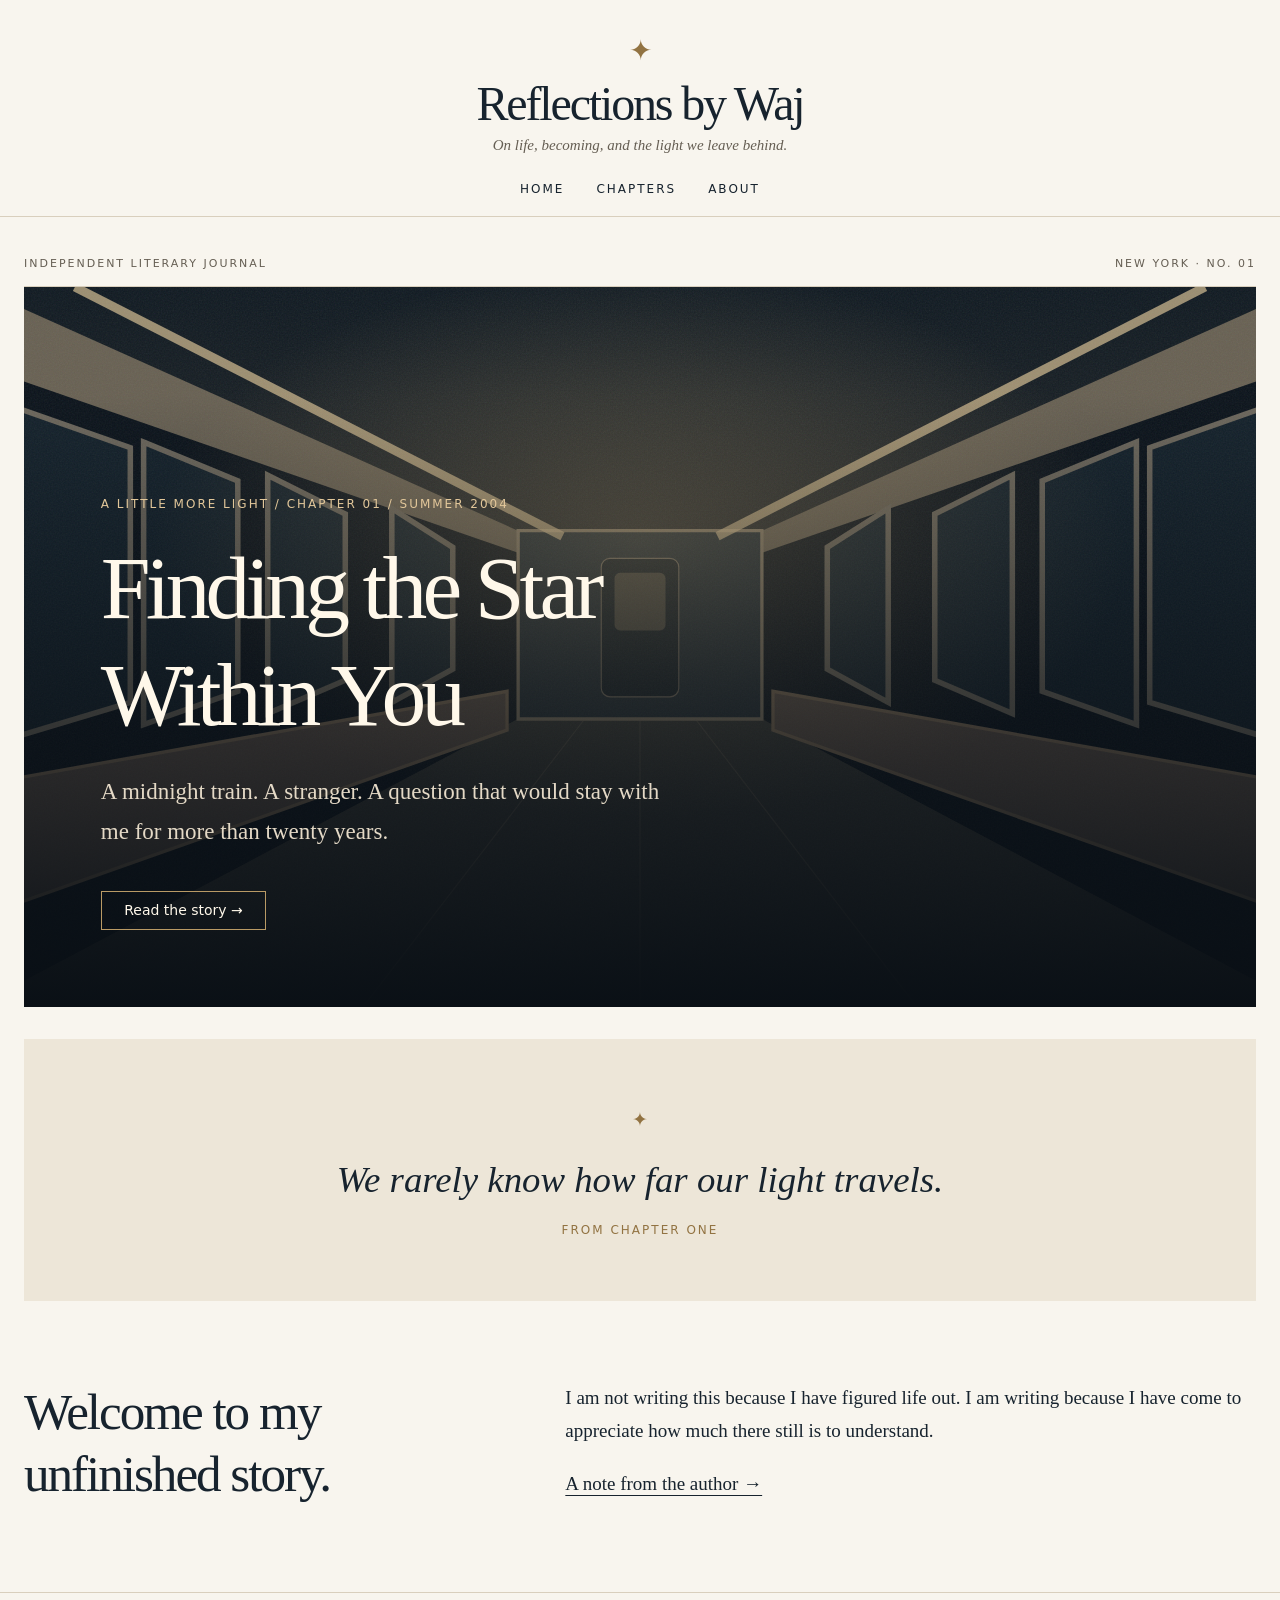
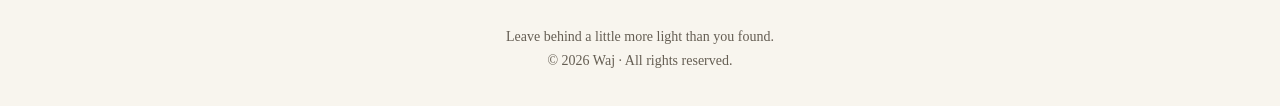
<file: index.html>
<!doctype html><html lang="en"><head><meta charset="utf-8"><meta name="viewport" content="width=device-width, initial-scale=1"><title>Home | Reflections by Waj</title><meta name="description" content="Personal essays on life, growth, purpose and legacy."><meta property="og:title" content="Home"><meta property="og:description" content="Personal essays on life, growth, purpose and legacy."><link rel="icon" href="favicon.svg" type="image/svg+xml"><link rel="stylesheet" href="style.css"></head><body class="home"><header><div class="star" aria-hidden="true">✦</div><a class="brand" href="index.html">Reflections by Waj</a><div class="sub">On life, becoming, and the light we leave behind.</div><nav aria-label="Main navigation"><a href="index.html">Home</a><a href="chapters.html">Chapters</a><a href="about.html">About</a></nav></header><main><div class="edition"><span>Independent literary journal</span><span>New York · No. 01</span></div><section class="cover"><img src="midnight-train.svg" alt="Illustrated midnight subway carriage"><div class="cover-copy"><div class="eyebrow">A Little More Light / Chapter 01 / Summer 2004</div><h1>Finding the Star Within You</h1><p>A midnight train. A stranger. A question that would stay with me for more than twenty years.</p><a class="cta" href="chapter-one.html">Read the story →</a></div></section><section class="interlude"><span aria-hidden="true">✦</span><p>We rarely know how far our light travels.</p><div class="eyebrow">From Chapter One</div></section><section class="author-note"><h2>Welcome to my unfinished story.</h2><div><p>I am not writing this because I have figured life out. I am writing because I have come to appreciate how much there still is to understand.</p><a href="about.html">A note from the author →</a></div></section></main><footer>Leave behind a little more light than you found.<br>© 2026 Waj · All rights reserved.</footer></body></html>
</file>
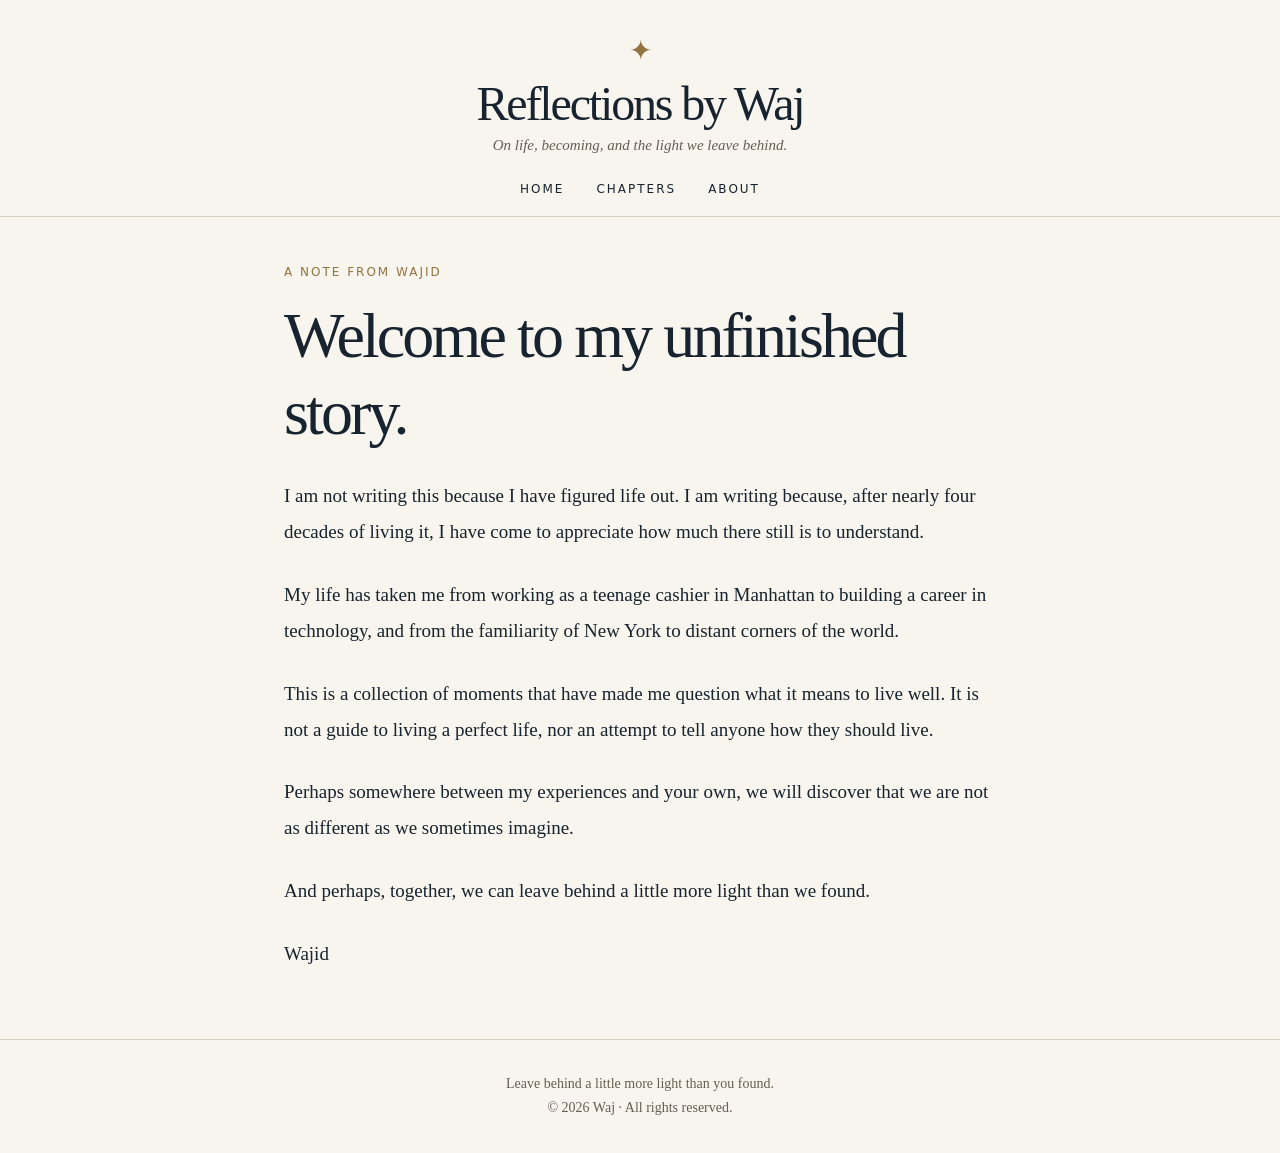
<file: about.html>
<!doctype html><html lang="en"><head><meta charset="utf-8"><meta name="viewport" content="width=device-width, initial-scale=1"><title>About the Author | Reflections by Waj</title><meta name="description" content="Meet the author of Reflections by Waj."><meta property="og:title" content="About the Author"><meta property="og:description" content="Meet the author of A Little More Light."><link rel="icon" href="favicon.svg" type="image/svg+xml"><link rel="stylesheet" href="style.css"></head><body><header><div class="star" aria-hidden="true">✦</div><a class="brand" href="index.html">Reflections by Waj</a><div class="sub">On life, becoming, and the light we leave behind.</div><nav aria-label="Main navigation"><a href="index.html">Home</a><a href="chapters.html">Chapters</a><a href="about.html">About</a></nav></header><main class="reading"><div class="eyebrow">A note from Wajid</div><h1>Welcome to my unfinished story.</h1><p>I am not writing this because I have figured life out. I am writing because, after nearly four decades of living it, I have come to appreciate how much there still is to understand.</p><p>My life has taken me from working as a teenage cashier in Manhattan to building a career in technology, and from the familiarity of New York to distant corners of the world.</p><p>This is a collection of moments that have made me question what it means to live well. It is not a guide to living a perfect life, nor an attempt to tell anyone how they should live.</p><p>Perhaps somewhere between my experiences and your own, we will discover that we are not as different as we sometimes imagine.</p><p>And perhaps, together, we can leave behind a little more light than we found.</p><p>Wajid</p></main><footer>Leave behind a little more light than you found.<br>© 2026 Waj · All rights reserved.</footer></body></html>
</file>
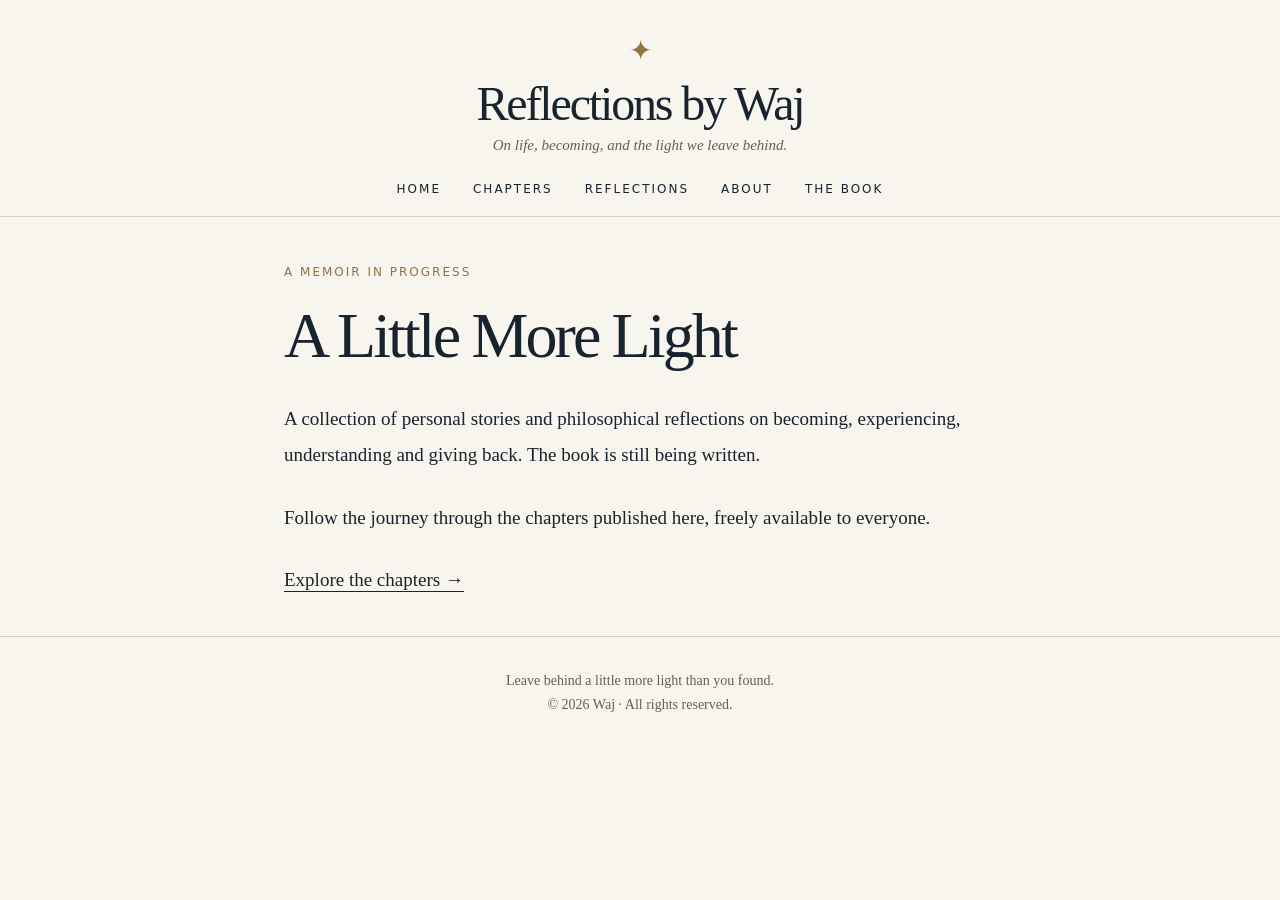
<file: book.html>
<!doctype html><html lang="en"><head><meta charset="utf-8"><meta name="viewport" content="width=device-width, initial-scale=1"><title>The Book | Reflections by Waj</title><meta name="description" content="A forthcoming memoir about life and purpose."><meta property="og:title" content="The Book"><meta property="og:description" content="A forthcoming memoir about life and purpose."><link rel="icon" href="favicon.svg" type="image/svg+xml"><link rel="stylesheet" href="style.css"></head><body><header><div class="star" aria-hidden="true">✦</div><a class="brand" href="index.html">Reflections by Waj</a><div class="sub">On life, becoming, and the light we leave behind.</div><nav aria-label="Main navigation"><a href="index.html">Home</a><a href="chapters.html">Chapters</a><a href="reflections.html">Reflections</a><a href="about.html">About</a><a href="book.html">The Book</a></nav></header><main class="reading"><div class="eyebrow">A memoir in progress</div><h1>A Little More Light</h1><p>A collection of personal stories and philosophical reflections on becoming, experiencing, understanding and giving back. The book is still being written.</p><p>Follow the journey through the chapters published here, freely available to everyone.</p><a href="chapters.html">Explore the chapters →</a></main><footer>Leave behind a little more light than you found.<br>© 2026 Waj · All rights reserved.</footer></body></html>
</file>
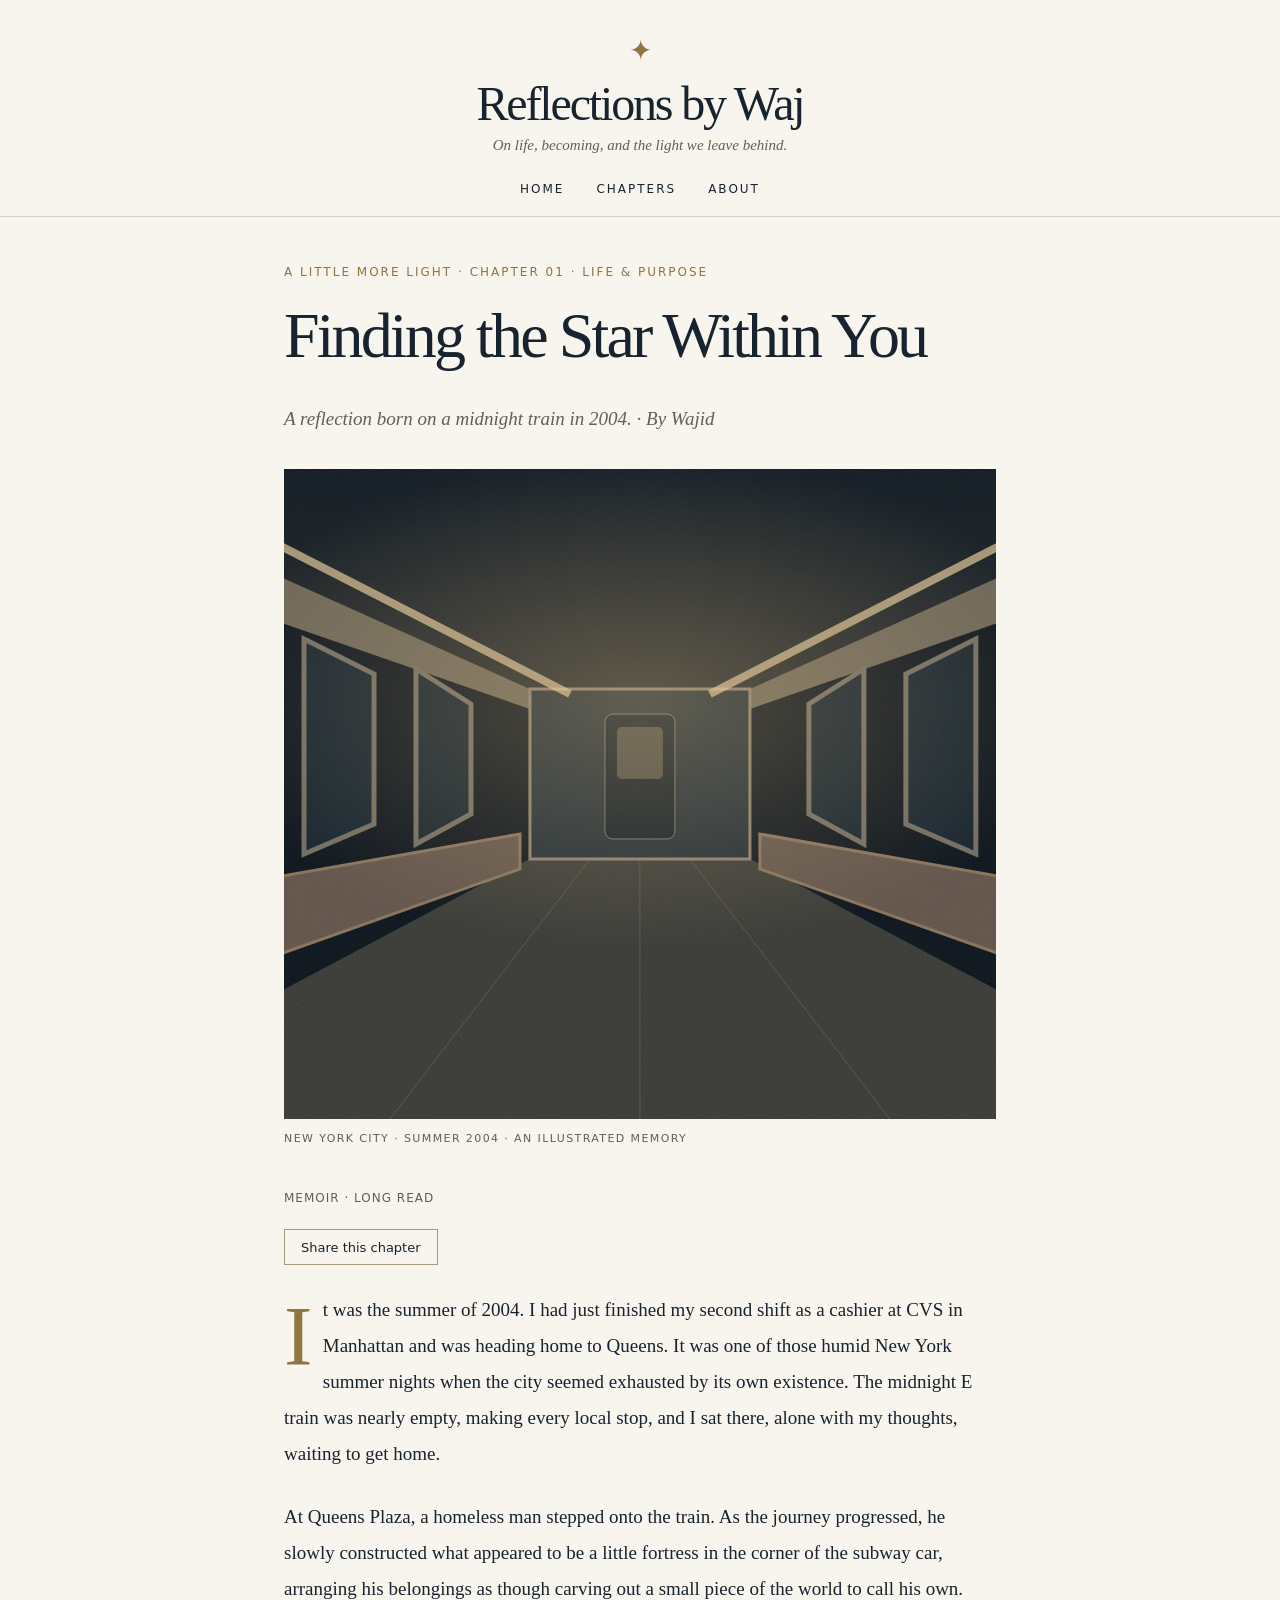
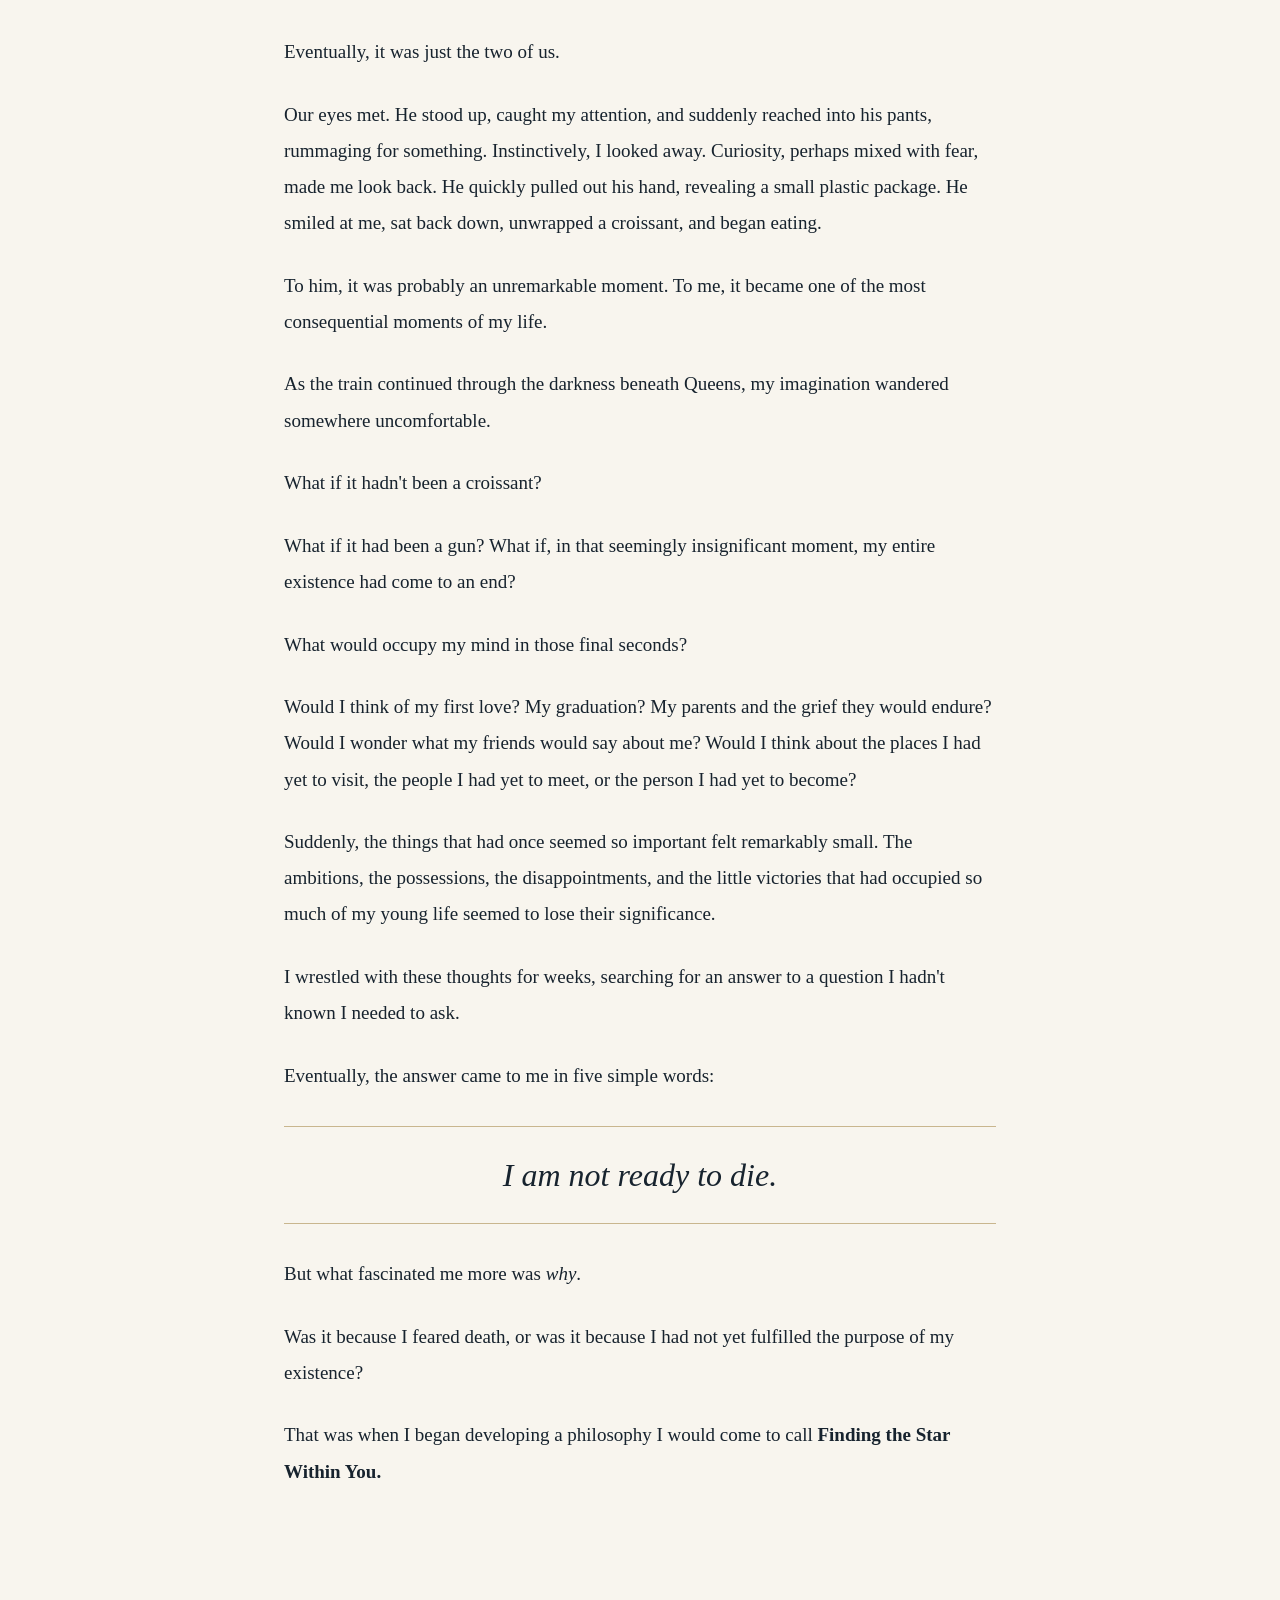
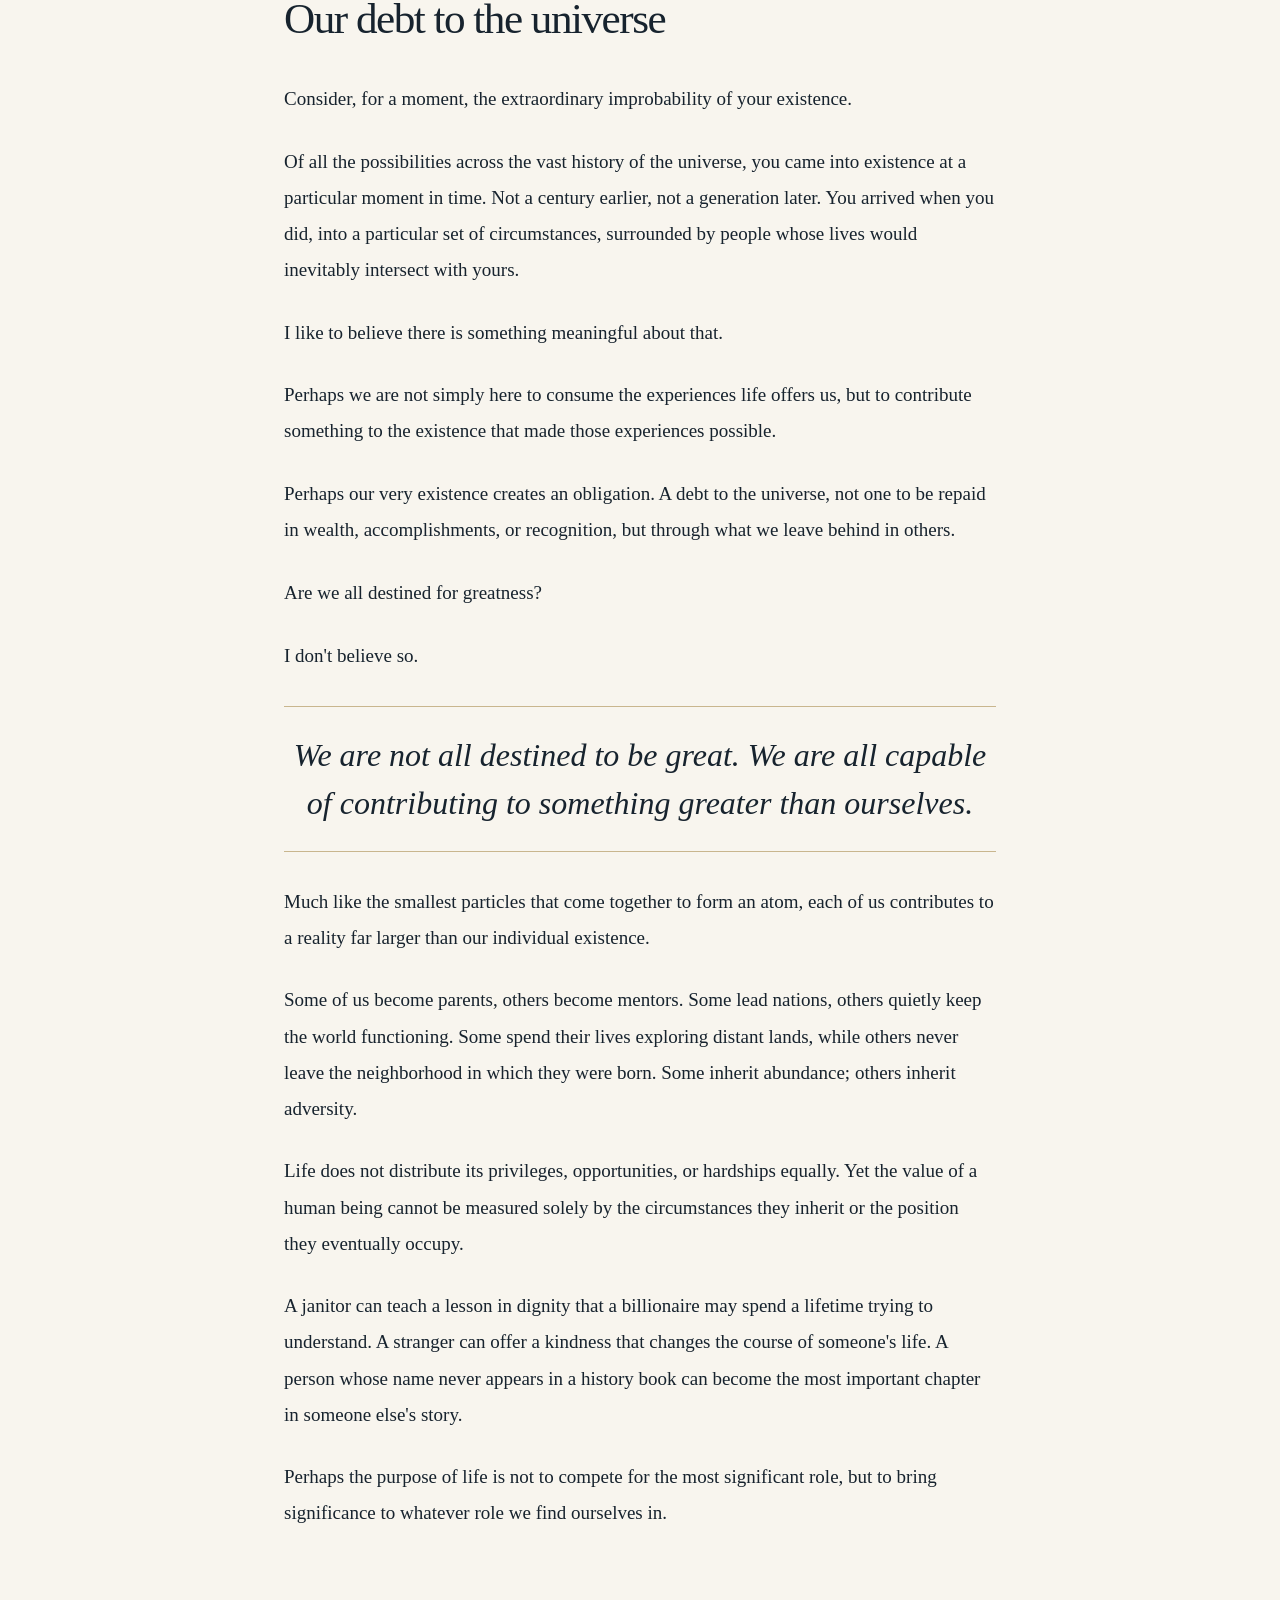
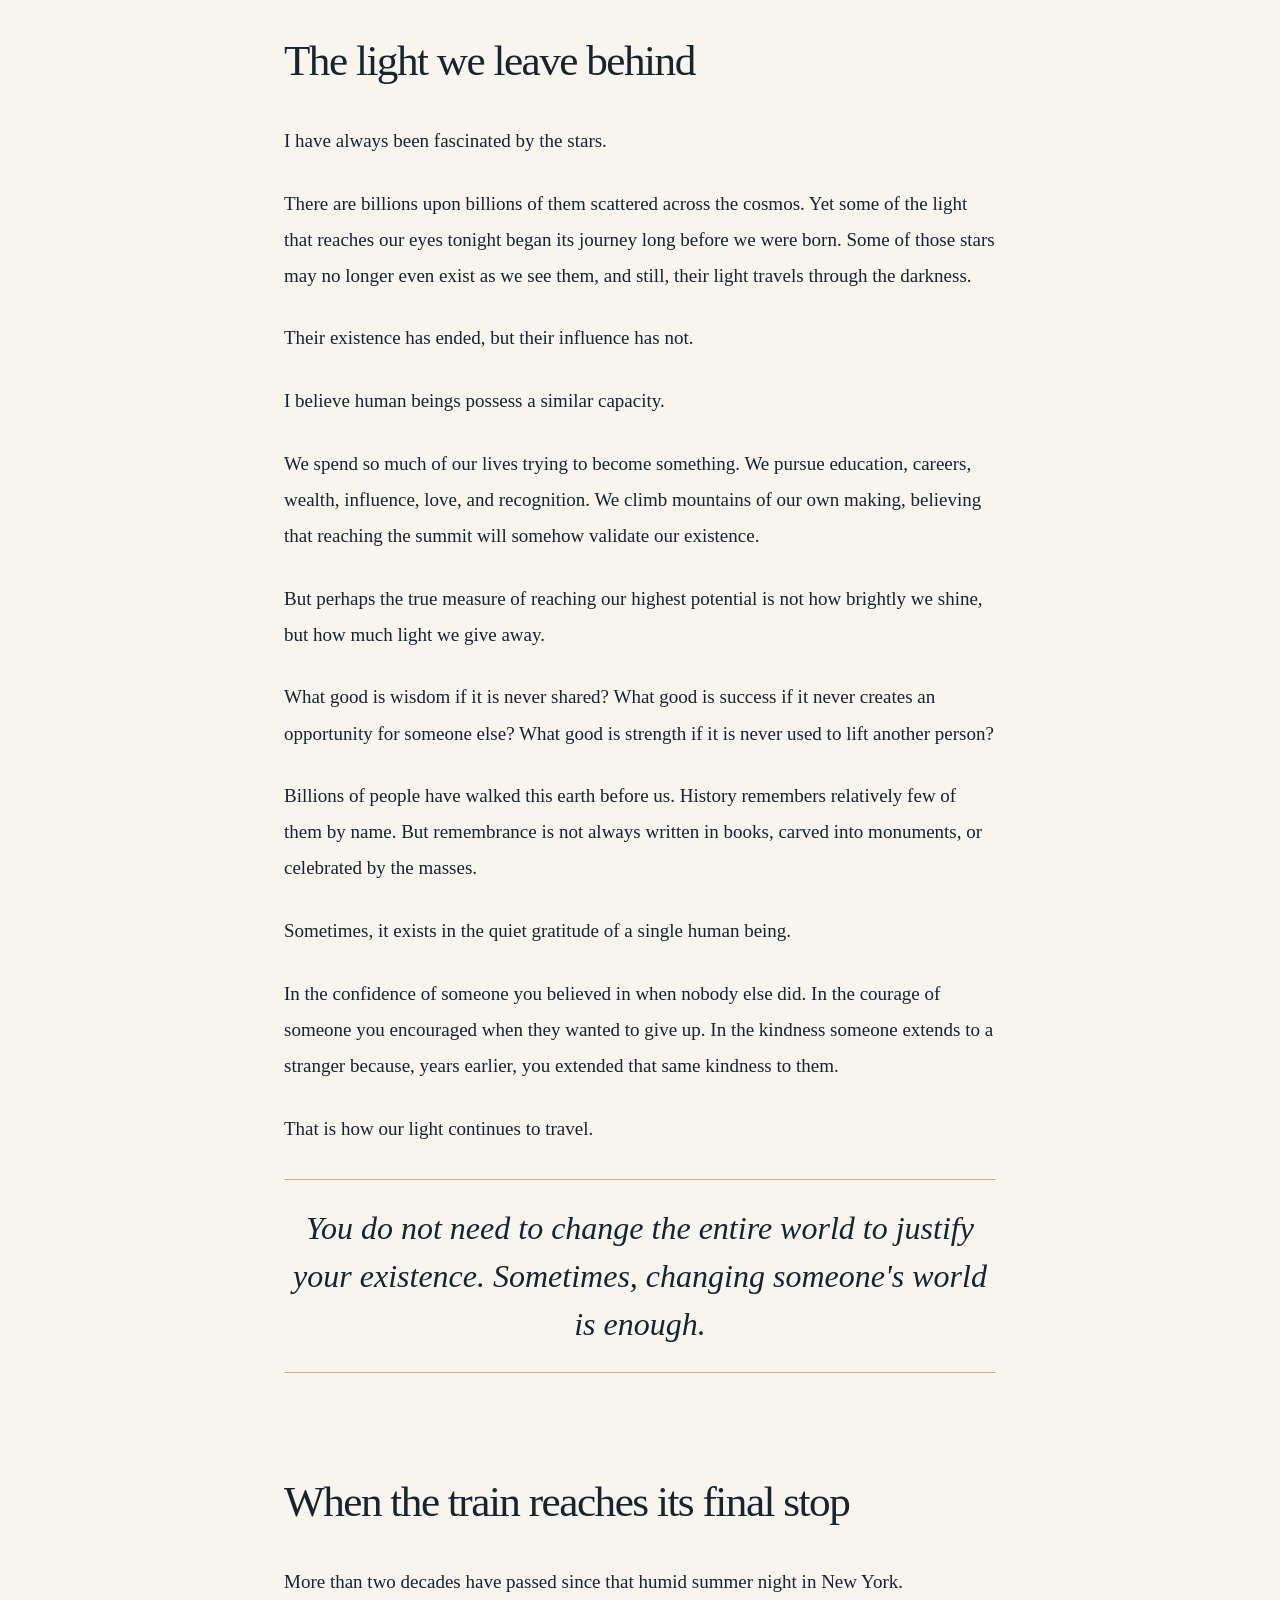
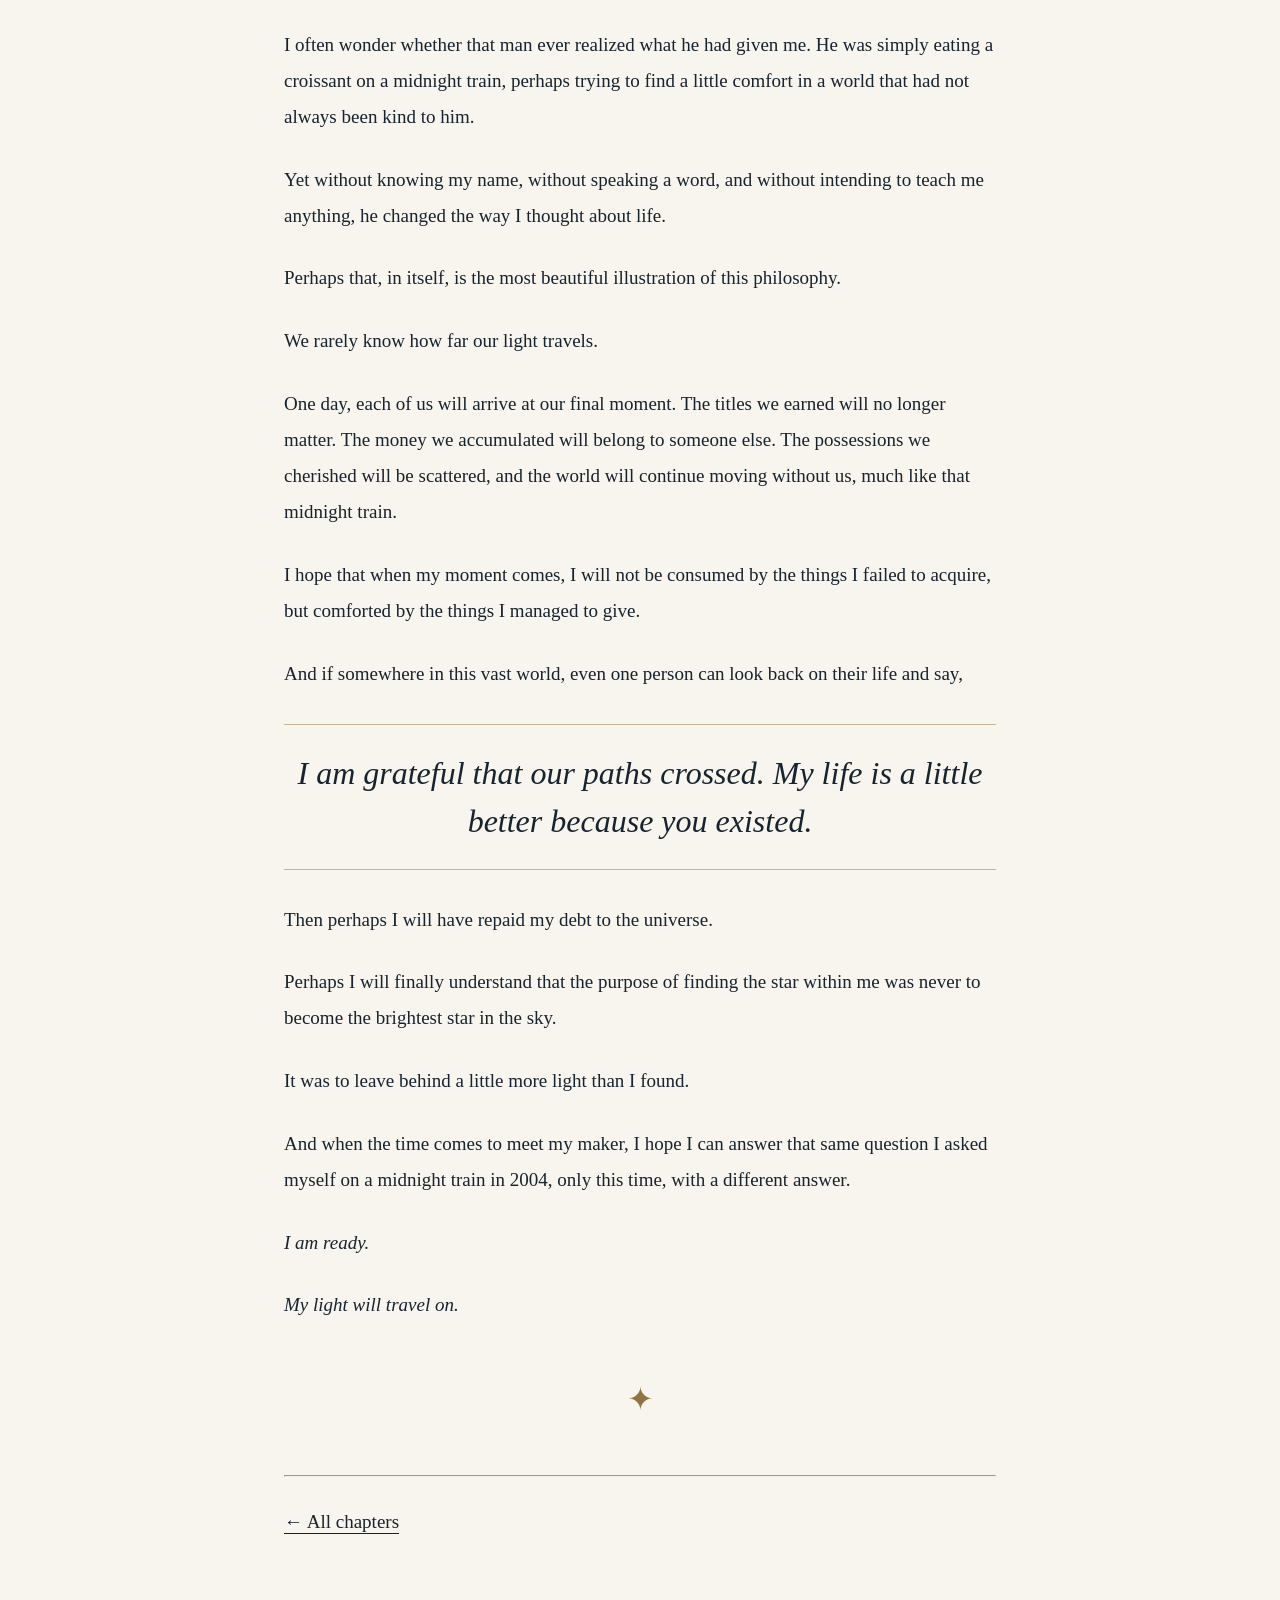
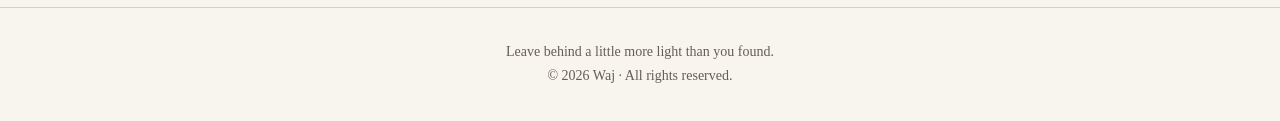
<file: chapter-one.html>
<!doctype html><html lang="en"><head><meta charset="utf-8"><meta name="viewport" content="width=device-width, initial-scale=1"><title>Finding the Star Within You | Reflections by Waj</title><meta name="description" content="A midnight train, a stranger, and a reflection on purpose and the light we leave behind."><meta property="og:title" content="Finding the Star Within You"><meta property="og:description" content="A midnight train, a stranger, and a reflection on purpose and the light we leave behind."><link rel="icon" href="favicon.svg" type="image/svg+xml"><link rel="stylesheet" href="style.css"></head><body><div class="progress" aria-hidden="true"></div><header><div class="star" aria-hidden="true">✦</div><a class="brand" href="index.html">Reflections by Waj</a><div class="sub">On life, becoming, and the light we leave behind.</div><nav aria-label="Main navigation"><a href="index.html">Home</a><a href="chapters.html">Chapters</a><a href="about.html">About</a></nav></header><main class="reading"><div class="eyebrow">A Little More Light · Chapter 01 · Life &amp; purpose</div><h1>Finding the Star Within You</h1><p class="sub">A reflection born on a midnight train in 2004. · By Wajid</p>
<figure class="cinema"><img src="midnight-train.svg" alt="Atmospheric illustration of an empty subway carriage at night" width="1200" height="650"><figcaption>New York City · Summer 2004 · An illustrated memory</figcaption></figure><div class="chapter-meta">MEMOIR · LONG READ</div><div class="share"><button type="button" id="share">Share this chapter</button><span id="share-status" role="status"></span></div><p class="opening">It was the summer of 2004. I had just finished my second shift as a cashier at CVS in Manhattan and was heading home to Queens. It was one of those humid New York summer nights when the city seemed exhausted by its own existence. The midnight E train was nearly empty, making every local stop, and I sat there, alone with my thoughts, waiting to get home.</p>
<p>At Queens Plaza, a homeless man stepped onto the train. As the journey progressed, he slowly constructed what appeared to be a little fortress in the corner of the subway car, arranging his belongings as though carving out a small piece of the world to call his own.</p>
<p>Eventually, it was just the two of us.</p>
<p>Our eyes met. He stood up, caught my attention, and suddenly reached into his pants, rummaging for something. Instinctively, I looked away. Curiosity, perhaps mixed with fear, made me look back. He quickly pulled out his hand, revealing a small plastic package. He smiled at me, sat back down, unwrapped a croissant, and began eating.</p>
<p>To him, it was probably an unremarkable moment. To me, it became one of the most consequential moments of my life.</p>
<p>As the train continued through the darkness beneath Queens, my imagination wandered somewhere uncomfortable.</p>
<p>What if it hadn't been a croissant?</p>
<p>What if it had been a gun? What if, in that seemingly insignificant moment, my entire existence had come to an end?</p>
<p>What would occupy my mind in those final seconds?</p>
<p>Would I think of my first love? My graduation? My parents and the grief they would endure? Would I wonder what my friends would say about me? Would I think about the places I had yet to visit, the people I had yet to meet, or the person I had yet to become?</p>
<p>Suddenly, the things that had once seemed so important felt remarkably small. The ambitions, the possessions, the disappointments, and the little victories that had occupied so much of my young life seemed to lose their significance.</p>
<p>I wrestled with these thoughts for weeks, searching for an answer to a question I hadn't known I needed to ask.</p>
<p>Eventually, the answer came to me in five simple words:</p><blockquote>I am not ready to die.</blockquote>
<p>But what fascinated me more was <em>why</em>.</p><p>Was it because I feared death, or was it because I had not yet fulfilled the purpose of my existence?</p><p>That was when I began developing a philosophy I would come to call <strong>Finding the Star Within You.</strong></p>
<h2>Our debt to the universe</h2>
<p>Consider, for a moment, the extraordinary improbability of your existence.</p><p>Of all the possibilities across the vast history of the universe, you came into existence at a particular moment in time. Not a century earlier, not a generation later. You arrived when you did, into a particular set of circumstances, surrounded by people whose lives would inevitably intersect with yours.</p><p>I like to believe there is something meaningful about that.</p><p>Perhaps we are not simply here to consume the experiences life offers us, but to contribute something to the existence that made those experiences possible.</p><p>Perhaps our very existence creates an obligation. A debt to the universe, not one to be repaid in wealth, accomplishments, or recognition, but through what we leave behind in others.</p><p>Are we all destined for greatness?</p><p>I don't believe so.</p><blockquote>We are not all destined to be great. We are all capable of contributing to something greater than ourselves.</blockquote><p>Much like the smallest particles that come together to form an atom, each of us contributes to a reality far larger than our individual existence.</p><p>Some of us become parents, others become mentors. Some lead nations, others quietly keep the world functioning. Some spend their lives exploring distant lands, while others never leave the neighborhood in which they were born. Some inherit abundance; others inherit adversity.</p><p>Life does not distribute its privileges, opportunities, or hardships equally. Yet the value of a human being cannot be measured solely by the circumstances they inherit or the position they eventually occupy.</p><p>A janitor can teach a lesson in dignity that a billionaire may spend a lifetime trying to understand. A stranger can offer a kindness that changes the course of someone's life. A person whose name never appears in a history book can become the most important chapter in someone else's story.</p><p>Perhaps the purpose of life is not to compete for the most significant role, but to bring significance to whatever role we find ourselves in.</p>
<h2>The light we leave behind</h2><p>I have always been fascinated by the stars.</p><p>There are billions upon billions of them scattered across the cosmos. Yet some of the light that reaches our eyes tonight began its journey long before we were born. Some of those stars may no longer even exist as we see them, and still, their light travels through the darkness.</p><p>Their existence has ended, but their influence has not.</p><p>I believe human beings possess a similar capacity.</p><p>We spend so much of our lives trying to become something. We pursue education, careers, wealth, influence, love, and recognition. We climb mountains of our own making, believing that reaching the summit will somehow validate our existence.</p><p>But perhaps the true measure of reaching our highest potential is not how brightly we shine, but how much light we give away.</p><p>What good is wisdom if it is never shared? What good is success if it never creates an opportunity for someone else? What good is strength if it is never used to lift another person?</p><p>Billions of people have walked this earth before us. History remembers relatively few of them by name. But remembrance is not always written in books, carved into monuments, or celebrated by the masses.</p><p>Sometimes, it exists in the quiet gratitude of a single human being.</p><p>In the confidence of someone you believed in when nobody else did. In the courage of someone you encouraged when they wanted to give up. In the kindness someone extends to a stranger because, years earlier, you extended that same kindness to them.</p><p>That is how our light continues to travel.</p><blockquote>You do not need to change the entire world to justify your existence. Sometimes, changing someone's world is enough.</blockquote>
<h2>When the train reaches its final stop</h2><p>More than two decades have passed since that humid summer night in New York.</p><p>I often wonder whether that man ever realized what he had given me. He was simply eating a croissant on a midnight train, perhaps trying to find a little comfort in a world that had not always been kind to him.</p><p>Yet without knowing my name, without speaking a word, and without intending to teach me anything, he changed the way I thought about life.</p><p>Perhaps that, in itself, is the most beautiful illustration of this philosophy.</p><p>We rarely know how far our light travels.</p><p>One day, each of us will arrive at our final moment. The titles we earned will no longer matter. The money we accumulated will belong to someone else. The possessions we cherished will be scattered, and the world will continue moving without us, much like that midnight train.</p><p>I hope that when my moment comes, I will not be consumed by the things I failed to acquire, but comforted by the things I managed to give.</p><p>And if somewhere in this vast world, even one person can look back on their life and say,</p><blockquote>I am grateful that our paths crossed. My life is a little better because you existed.</blockquote><p>Then perhaps I will have repaid my debt to the universe.</p><p>Perhaps I will finally understand that the purpose of finding the star within me was never to become the brightest star in the sky.</p><p>It was to leave behind a little more light than I found.</p><p>And when the time comes to meet my maker, I hope I can answer that same question I asked myself on a midnight train in 2004, only this time, with a different answer.</p><p><em>I am ready.</em></p><p><em>My light will travel on.</em></p><div class="chapter-end" aria-hidden="true">✦</div><section class="conversation" aria-labelledby="conversation-title"><div class="eyebrow">A space for our readers</div><h2 id="conversation-title">The Conversation</h2><p>Every life carries a story. What has this chapter brought to mind for you?</p><blockquote>Who has left a little more light in your life, perhaps without ever knowing it?</blockquote><p>Reader conversations are coming soon. Until then, take this question with you.</p></section><hr><p><a href="chapters.html">← All chapters</a></p></main><footer>Leave behind a little more light than you found.<br>© 2026 Waj · All rights reserved.</footer><script>const bar=document.querySelector('.progress');function progress(){const max=document.documentElement.scrollHeight-innerHeight;bar.style.width=(max>0?Math.min(100,scrollY/max*100):0)+'%'}addEventListener('scroll',progress,{passive:true});addEventListener('resize',progress);progress();document.getElementById('share').addEventListener('click',async()=>{try{if(navigator.share){await navigator.share({title:document.title,url:location.href})}else{await navigator.clipboard.writeText(location.href);document.getElementById('share-status').textContent='Link copied.'}}catch(e){if(e.name!=='AbortError')document.getElementById('share-status').textContent='Copy the address from your browser to share.'}});</script></body></html>
</file>
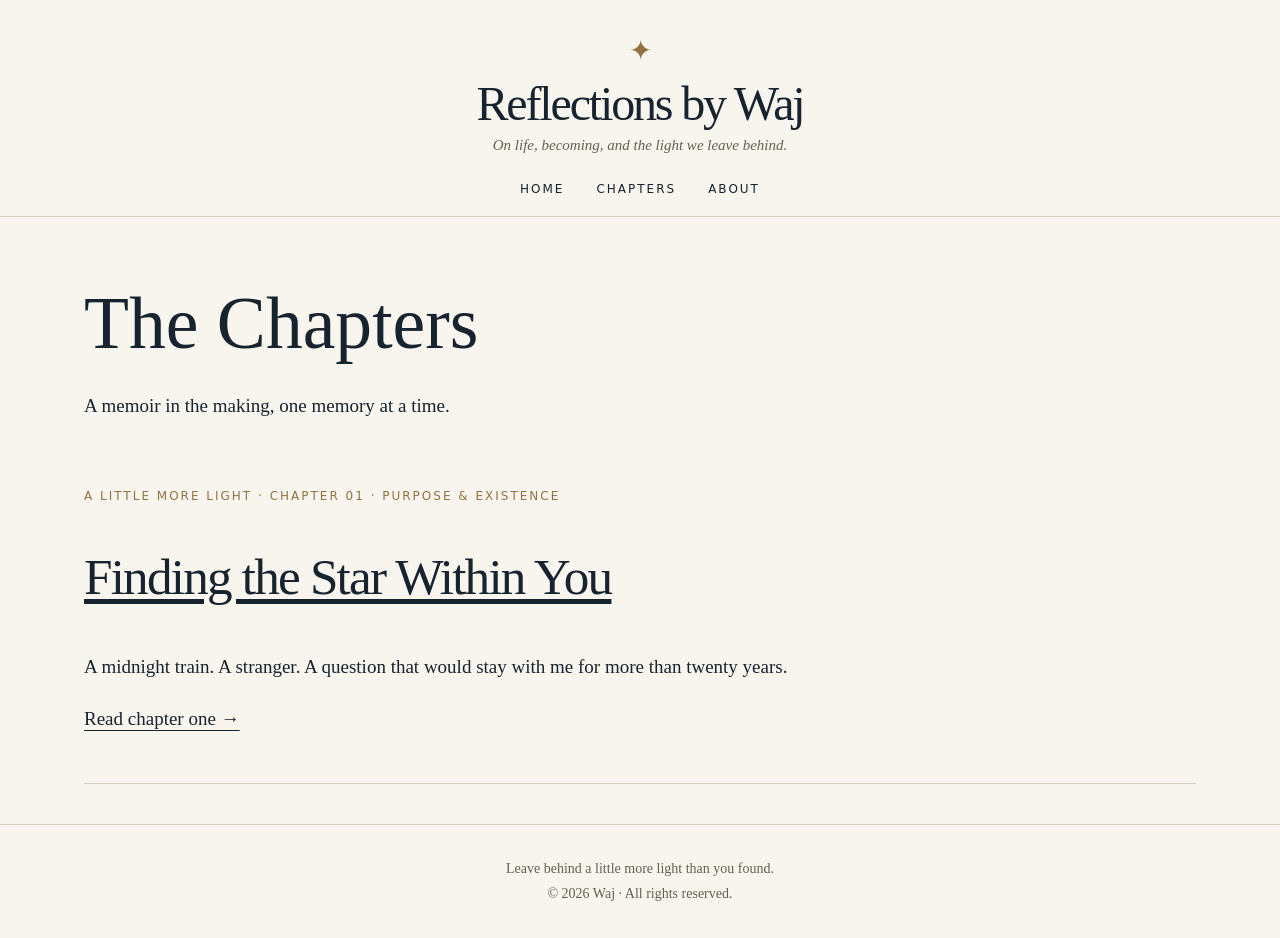
<file: chapters.html>
<!doctype html><html lang="en"><head><meta charset="utf-8"><meta name="viewport" content="width=device-width, initial-scale=1"><title>The Chapters | Reflections by Waj</title><meta name="description" content="Explore the chapters of a memoir in progress."><meta property="og:title" content="The Chapters"><meta property="og:description" content="Explore the chapters of a memoir in progress."><link rel="icon" href="favicon.svg" type="image/svg+xml"><link rel="stylesheet" href="style.css"></head><body><header><div class="star" aria-hidden="true">✦</div><a class="brand" href="index.html">Reflections by Waj</a><div class="sub">On life, becoming, and the light we leave behind.</div><nav aria-label="Main navigation"><a href="index.html">Home</a><a href="chapters.html">Chapters</a><a href="about.html">About</a></nav></header><main><h1>The Chapters</h1><p>A memoir in the making, one memory at a time.</p><section class="feature"><div class="eyebrow">A Little More Light · Chapter 01 · Purpose &amp; existence</div><h2><a href="chapter-one.html">Finding the Star Within You</a></h2><p>A midnight train. A stranger. A question that would stay with me for more than twenty years.</p><a href="chapter-one.html">Read chapter one →</a></section></main><footer>Leave behind a little more light than you found.<br>© 2026 Waj · All rights reserved.</footer></body></html>
</file>
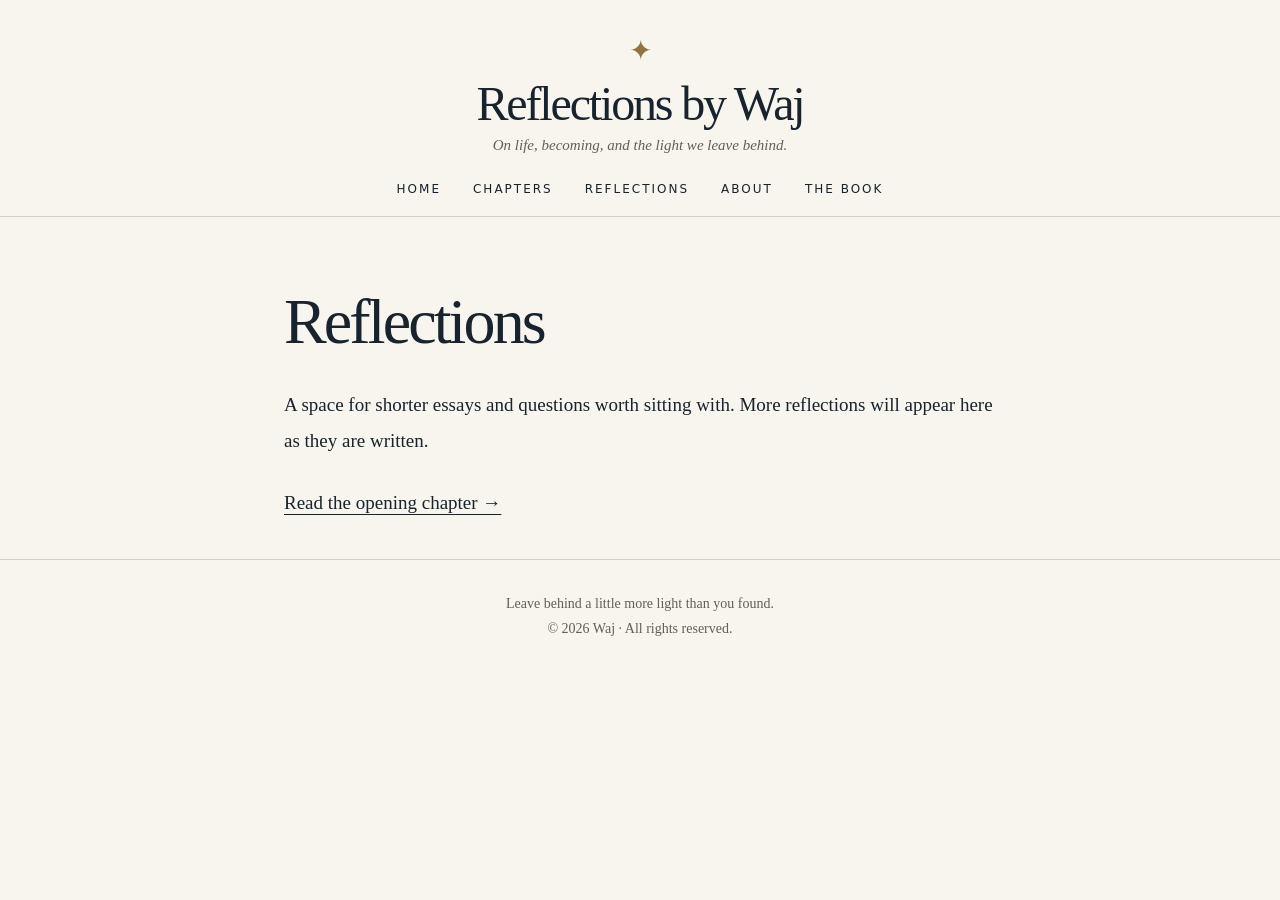
<file: reflections.html>
<!doctype html><html lang="en"><head><meta charset="utf-8"><meta name="viewport" content="width=device-width, initial-scale=1"><title>Reflections | Reflections by Waj</title><meta name="description" content="Short essays on being human."><meta property="og:title" content="Reflections"><meta property="og:description" content="Short essays on being human."><link rel="icon" href="favicon.svg" type="image/svg+xml"><link rel="stylesheet" href="style.css"></head><body><header><div class="star" aria-hidden="true">✦</div><a class="brand" href="index.html">Reflections by Waj</a><div class="sub">On life, becoming, and the light we leave behind.</div><nav aria-label="Main navigation"><a href="index.html">Home</a><a href="chapters.html">Chapters</a><a href="reflections.html">Reflections</a><a href="about.html">About</a><a href="book.html">The Book</a></nav></header><main class="reading"><h1>Reflections</h1><p>A space for shorter essays and questions worth sitting with. More reflections will appear here as they are written.</p><a href="chapter-one.html">Read the opening chapter →</a></main><footer>Leave behind a little more light than you found.<br>© 2026 Waj · All rights reserved.</footer></body></html>
</file>
<file: style.css>
:root{--ink:#17232e;--paper:#f7f3ea;--gold:#927342;--muted:#655e53}*{box-sizing:border-box}body{margin:0;background:var(--paper);color:var(--ink);font:18px/1.75 Georgia,serif}a{color:inherit;text-underline-offset:5px}header,footer{text-align:center;padding:2rem 1rem}header{border-bottom:1px solid #d9cfbd}header a{text-decoration:none}nav{display:flex;justify-content:center;flex-wrap:wrap;gap:1.5rem;font:12px system-ui;letter-spacing:2px;text-transform:uppercase;margin-top:1.5rem}nav a:hover{text-decoration:underline}.brand{font-size:clamp(2rem,5vw,3.6rem);line-height:1.2;display:block}.star{color:var(--gold);font-size:28px}.sub{color:var(--muted);font-style:italic}main{max-width:1000px;margin:auto;padding:3rem 24px}h1,h2{font-weight:400;line-height:1.2}h1{font-size:clamp(2.5rem,6vw,4.6rem);margin:.3em 0}h2{font-size:2rem}.eyebrow{font:12px system-ui;letter-spacing:2px;text-transform:uppercase;color:var(--gold)}.hero{background:var(--ink);color:#f7f3ea;padding:clamp(2rem,7vw,5rem);text-align:center;position:relative;overflow:hidden}.hero .eyebrow{color:#d9bc86}.hero p{max-width:580px;margin:1.5rem auto}.cta{display:inline-block;border:1px solid #b99a65;padding:.65rem 1.4rem;text-decoration:none;font:14px system-ui}.cta:hover{background:#b99a65;color:#17232e}.feature{padding:3rem 0;border-bottom:1px solid #d9cfbd}.reading{max-width:720px}.reading h1{font-size:clamp(2.5rem,6vw,4rem)}.reading p{margin:1.4em 0}.reading blockquote{margin:2rem 0;padding:0 0 0 1.2rem;border-left:2px solid var(--gold);font-size:1.4rem}footer{border-top:1px solid #d9cfbd;color:var(--muted);font-size:14px}button{font:inherit}a:focus-visible{outline:2px solid var(--gold);outline-offset:4px}
body{background:#f8f5ee;font-size:19px}header{padding:2.2rem 1rem 1.5rem}.brand{letter-spacing:-.045em}nav{gap:clamp(.7rem,3vw,2rem)}main{max-width:1160px;padding:2.5rem 24px}.hero{min-height:420px;display:flex;flex-direction:column;align-items:center;justify-content:center;background:radial-gradient(ellipse at 50% 0%,#35434a,#17232e 65%);border-radius:3px}.hero h1{max-width:780px;letter-spacing:-.045em}.feature h2{font-size:clamp(2rem,4vw,3.4rem);letter-spacing:-.035em}.cinema{margin:0 0 2rem;overflow:hidden}.cinema img{display:block;width:100%;aspect-ratio:1200/650;object-fit:cover}.cinema figcaption{font:11px/1.6 system-ui;letter-spacing:1.4px;text-transform:uppercase;color:var(--muted);padding:.7rem 0}.feature .cinema{margin-bottom:1.5rem}.reading{max-width:760px;padding-top:3rem}.reading h1{letter-spacing:-.045em}.reading p{line-height:1.9}.reading h2{margin-top:2.4em}.reading blockquote{border:0;border-top:1px solid #c9b68e;border-bottom:1px solid #c9b68e;padding:1.5rem 0;text-align:center;font-size:clamp(1.5rem,3vw,2rem);font-style:italic;line-height:1.5}.reading .opening:first-letter{float:left;font-size:4.5em;line-height:.85;padding:.09em .12em 0 0;color:var(--gold)}.progress{position:fixed;top:0;left:0;height:3px;width:0;background:#b99a65;z-index:20}.share{display:flex;gap:1rem;flex-wrap:wrap;align-items:center;font:13px system-ui;margin:1.5rem 0}.share button{background:transparent;border:1px solid #a99b80;padding:.6rem 1rem;cursor:pointer;color:var(--ink)}.share button:hover{background:#e9e0d1}.chapter-meta{font:12px system-ui;color:var(--muted);letter-spacing:1px}.chapter-end{text-align:center;color:var(--gold);font-size:2rem;margin:3rem 0}@media(max-width:600px){body{font-size:17px}main{padding:1.5rem 18px}.hero{min-height:340px;padding:2rem 1rem}nav{font-size:10px;letter-spacing:1px}.reading p{line-height:1.8}}@media print{header nav,.share,.progress,footer{display:none}body{background:white}.reading{max-width:none}}.interlude{text-align:center;padding:4rem 1.5rem;background:#ede6d8;margin:2rem 0}.interlude span{color:var(--gold)}.interlude p{font-size:clamp(1.5rem,3vw,2.3rem);font-style:italic;line-height:1.5;max-width:720px;margin:1rem auto}.conversation{margin:4rem 0 2rem;padding:clamp(1.4rem,4vw,2.5rem);background:#eee8dc;border-top:2px solid #927342}.conversation h2{margin:.6rem 0}.conversation blockquote{font-size:1.4rem}.conversation p:last-child{font-size:.9em;color:var(--muted)}
/* Cinematic editorial edition */
header{background:#f8f5ee;padding:1.6rem 24px 1.2rem}header .brand{font-size:clamp(2rem,4vw,3rem)}header .sub{font-size:15px}body.home main{max-width:1320px;padding-top:1.5rem}.cover{position:relative;min-height:clamp(480px,68vw,720px);display:flex;align-items:flex-end;overflow:hidden;background:#101a22;color:#fff8ea}.cover>img{position:absolute;inset:0;width:100%;height:100%;object-fit:cover}.cover:after{content:"";position:absolute;inset:0;background:linear-gradient(0deg,rgba(9,15,21,.98),rgba(9,15,21,.55) 45%,rgba(9,15,21,.05) 85%)}.cover-copy{position:relative;z-index:1;padding:clamp(24px,6vw,80px);max-width:850px}.cover-copy .eyebrow{color:#e2c79a}.cover-copy h1{font-size:clamp(3rem,7vw,6rem);letter-spacing:-.055em;margin:.25em 0}.cover-copy p{max-width:560px;color:#e4d9c6;font-size:clamp(18px,2vw,23px)}.cover-copy .cta{margin-top:1rem}.edition{display:flex;justify-content:space-between;gap:12px;font:11px system-ui;letter-spacing:2px;text-transform:uppercase;color:var(--muted);padding:1rem 0;border-bottom:1px solid #d9cfbd}.author-note{display:grid;grid-template-columns:1fr 1.4fr;gap:3rem;align-items:start;padding:3rem 0}.author-note h2{margin:0;font-size:clamp(2rem,4vw,3.4rem);letter-spacing:-.04em}.author-note p{margin-top:0}.scene{margin:3rem 0}.scene img{width:100%;display:block;aspect-ratio:2/1;object-fit:cover}.scene figcaption{font:11px system-ui;letter-spacing:1.5px;text-transform:uppercase;color:var(--muted);margin-top:.8rem}.reading .scene{margin-left:clamp(-80px,-5vw,-12px);margin-right:clamp(-80px,-5vw,-12px)}.reading .cinema{margin-top:2rem}.reading h2{font-size:clamp(2rem,4vw,2.7rem);letter-spacing:-.035em}.reading .act{display:block;font:11px system-ui;letter-spacing:2px;color:var(--gold);margin-bottom:12px}.reading .closing{font-size:1.35em;text-align:center}.conversation{display:none}@media(max-width:600px){.author-note{grid-template-columns:1fr;gap:1rem}.cover{min-height:500px}.edition{letter-spacing:1px}.reading .scene{margin-left:0;margin-right:0}}
</file>
